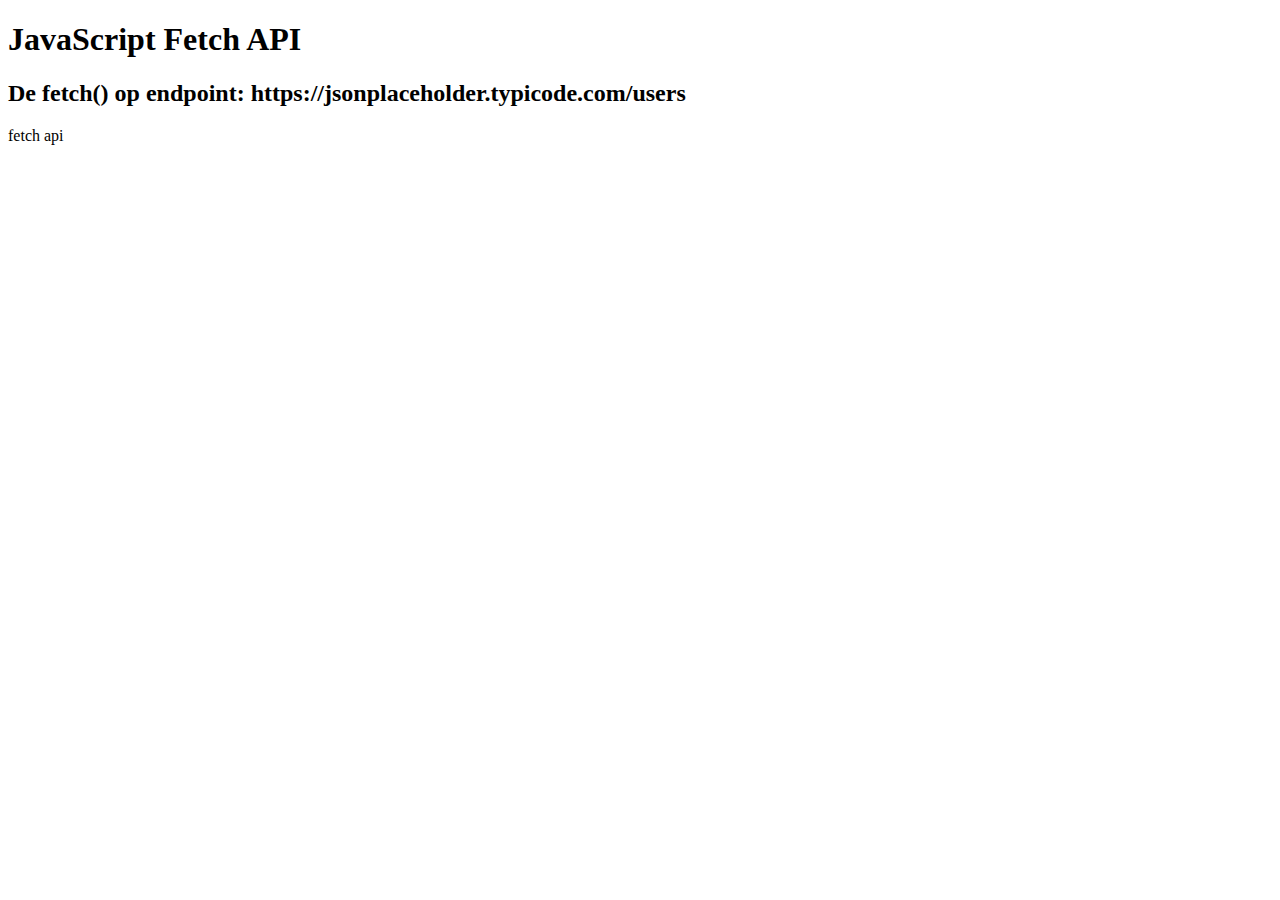
<file: Sprint4_les1_fetch/index.html>
<!DOCTYPE html>
<html>
    <body>
        <h1>JavaScript Fetch API</h1>
        <h2>De fetch() op endpoint: https://jsonplaceholder.typicode.com/users</h2>
        <p id="log">fetch api</p>

        <script>
        showNames("https://jsonplaceholder.typicode.com/users");

        async function showNames(url) {
            const response = await fetch(url);
            const data = await response.json();
            let output = "<ul>";
                data.forEach(element => {
                output += `<li>${element.name}</li>`;
            });
            output += "</ul>";
            document.getElementById("log").innerHTML = output;
        }
        </script>
    </body>
</html>
</file>
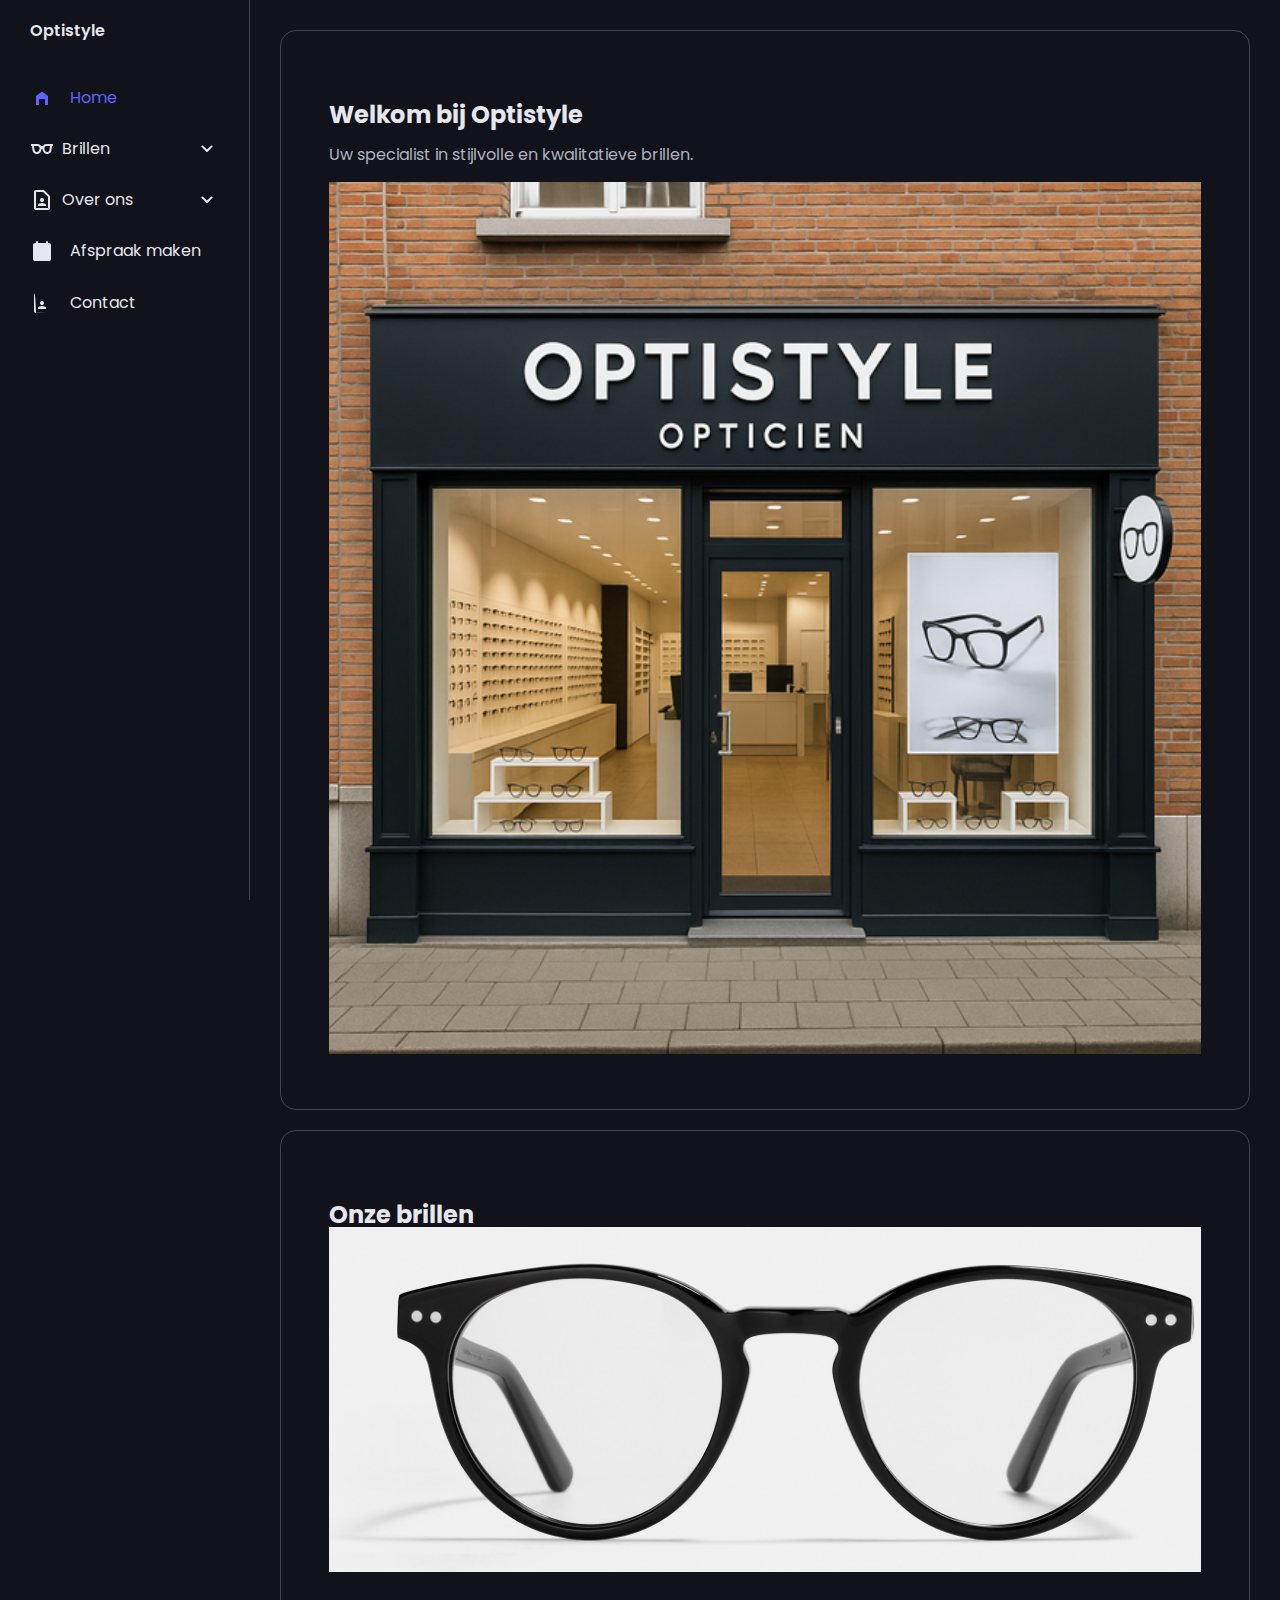
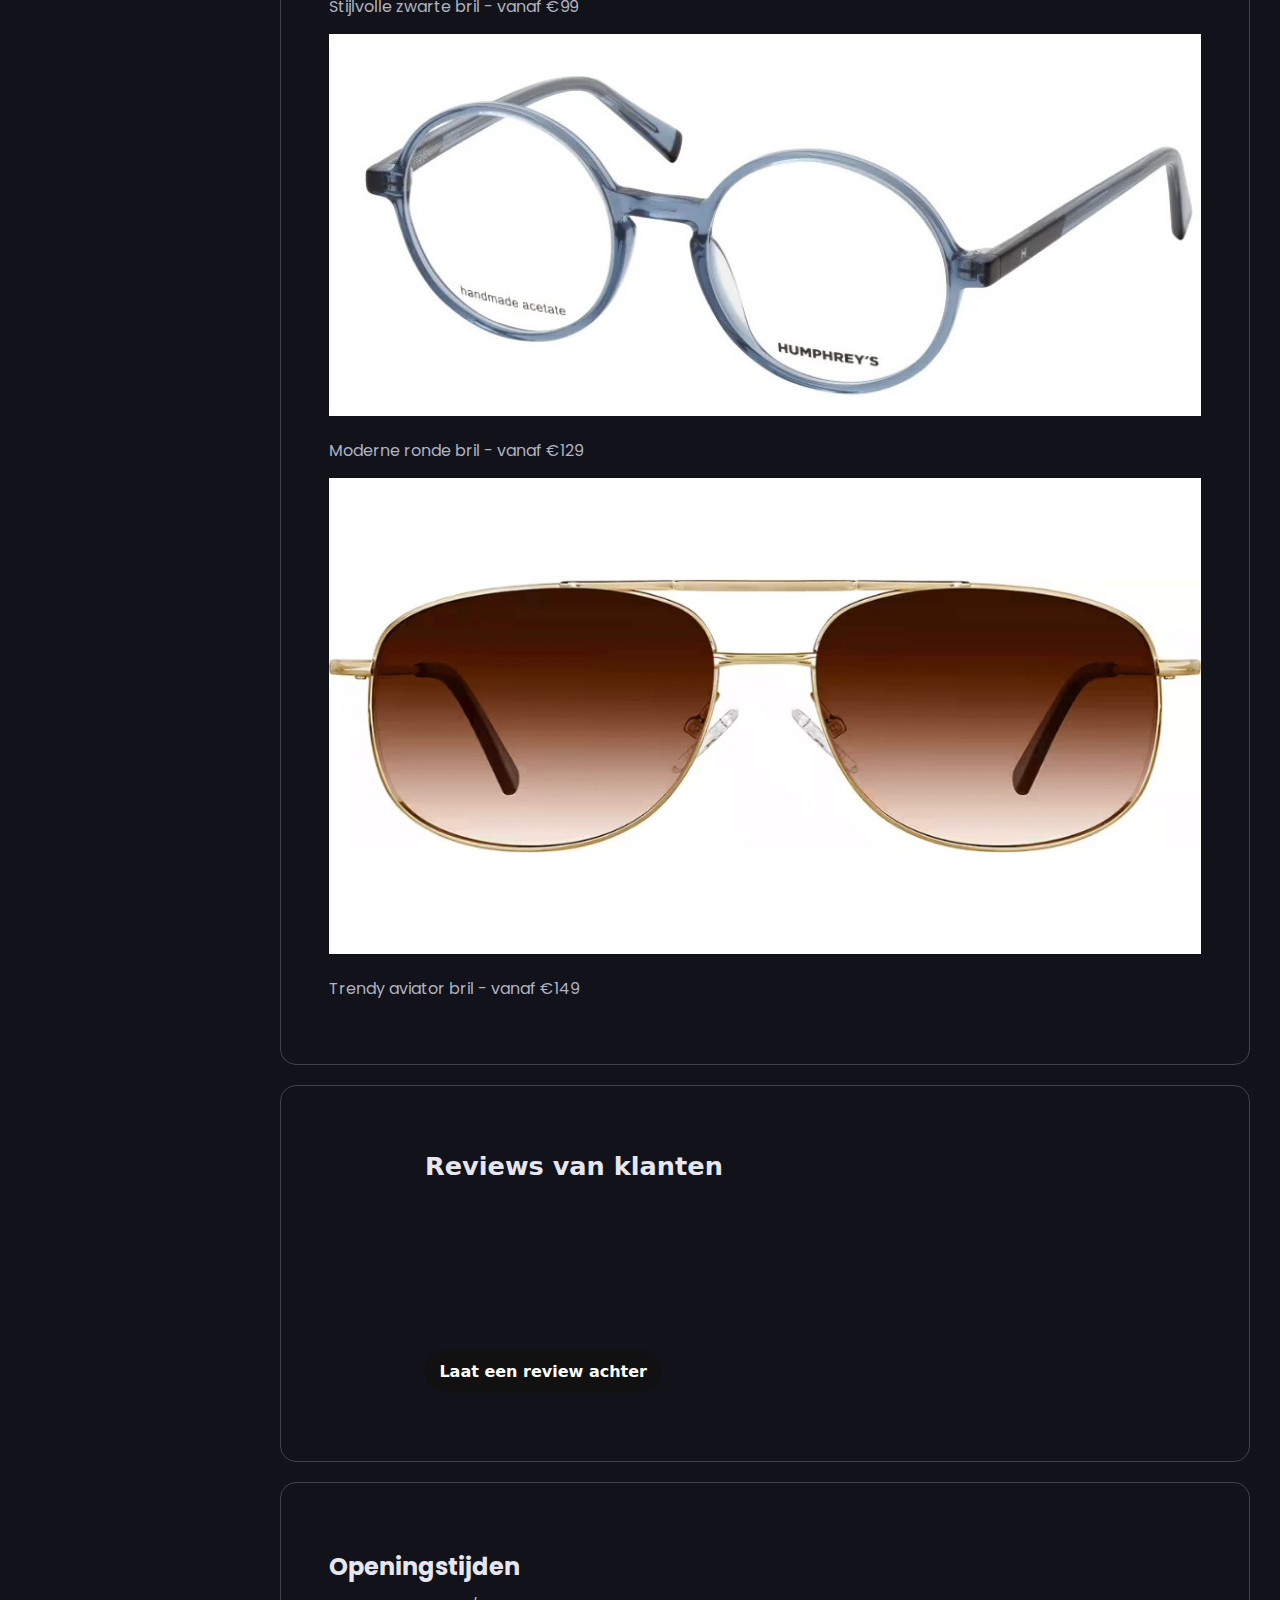
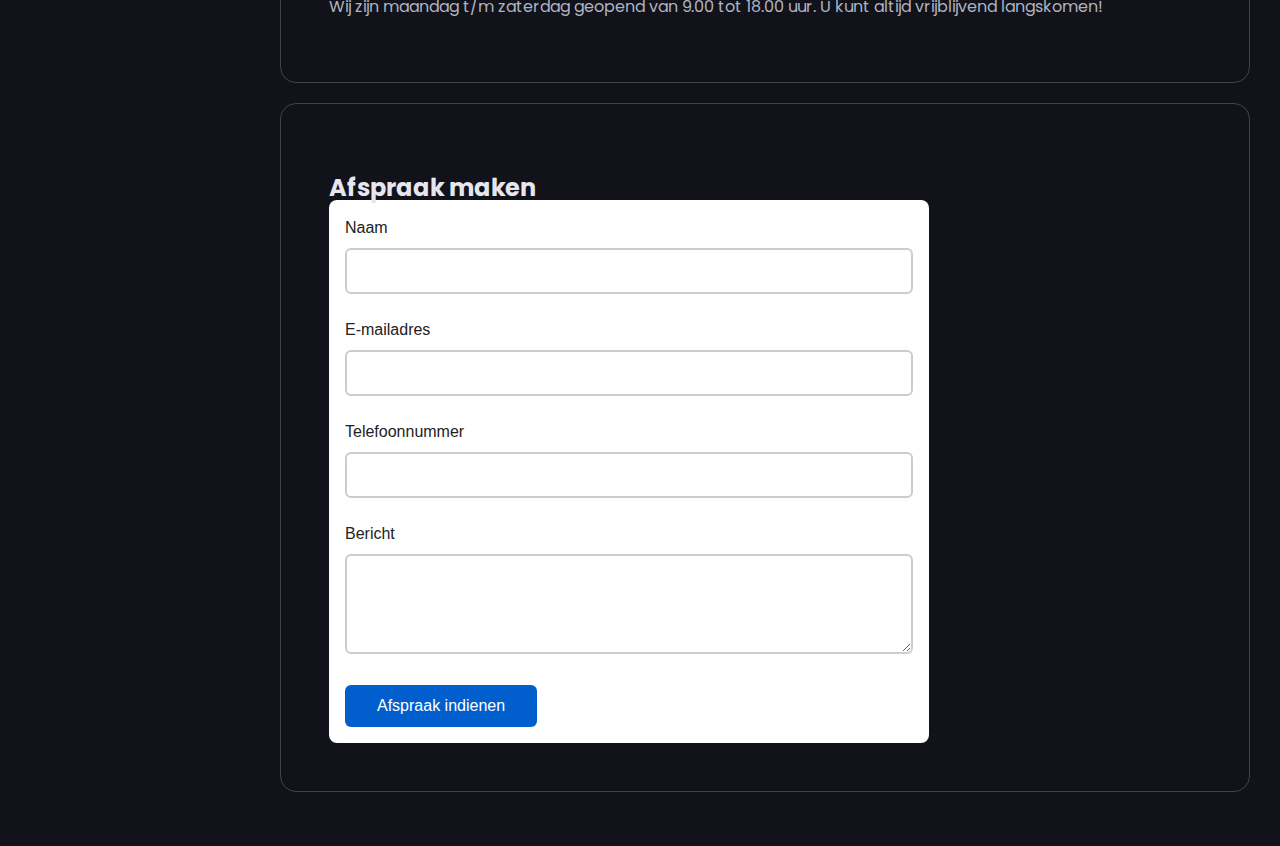
<file: Sprint7_Les3_Kleinste/OptiStyleHome.html>
<!DOCTYPE html>

<html lang="nl"><head><meta http-equiv="Content-Type" content="text/html; charset=UTF-8">
    
    <meta name="viewport" content="width=device-width, initial-scale=1.0">
    <title>Optistyle - Home</title>
    <link rel="stylesheet" href="./OptistyleHome_files/style.css">
    <link rel="stylesheet" href="./OptistyleHome_files/review.css">
    <link rel="stylesheet" href="./OptistyleHome_files/form.css">
</head>
<body>
    <a b-0sxjuuz4as="" href="OptiStyleHome.html#maincontent" class="skip-link">Ga naar de hoofdinhoud</a> 

    <nav b-0sxjuuz4as="" id="sidebar" aria-label="Hoofdmenu">
        <ul b-0sxjuuz4as="">
            <li b-0sxjuuz4as="">
                <span b-0sxjuuz4as="" class="logo">Optistyle</span>
            </li>

            <li b-0sxjuuz4as="" class="active">
                <a b-0sxjuuz4as="" href="OptiStyleHome.html" aria-label="home">
                    <svg b-0sxjuuz4as="" xmlns="http://www.w3.org/2000/svg" height="24" viewBox="0 -960 960 960" width="24" aria-hidden="true" focusable="false" fill="#e8eaed"><path b-0sxjuuz4as="" d="M240-200h120v-200q0-17 11.5-28.5T400-440h160q17 0 28.5 11.5T600-400v200h120v-360L480-740 240-560v360Z"></path></svg>
                    <span b-0sxjuuz4as="">Home</span>
                </a>
            </li>

            <li b-0sxjuuz4as="">
                <details b-0sxjuuz4as="" class="has-sub">
                    <summary b-0sxjuuz4as="" class="dropdown-btn" aria-controls="submenu-brillen" aria-expanded="false">
                        <span b-0sxjuuz4as="" class="label">
                            <svg b-0sxjuuz4as="" xmlns="http://www.w3.org/2000/svg" height="24px" viewBox="0 -960 960 960" width="24px" fill="#e3e3e3"><path b-0sxjuuz4as="" d="M274-360q31 0 55.5-18t34.5-47l15-46q16-48-8-88.5T302-600H161l19 157q5 35 31.5 59t62.5 24Zm412 0q36 0 62.5-24t31.5-59l19-157H659q-45 0-69 41t-8 89l14 45q10 29 34.5 47t55.5 18Zm-412 80q-66 0-115.5-43.5T101-433L80-600H40v-80h262q44 0 80.5 21.5T440-600h81q21-37 57.5-58.5T659-680h261v80h-40l-21 167q-8 66-57.5 109.5T686-280q-57 0-102.5-32.5T520-399l-15-45q-2-7-4-14.5t-4-21.5h-34q-2 12-4 19.5t-4 14.5l-15 46q-18 54-63.5 87T274-280Z"></path></svg>
                            <span b-0sxjuuz4as="">Brillen</span>
                        </span>
                        <svg b-0sxjuuz4as="" class="chevron" xmlns="http://www.w3.org/2000/svg" height="24" viewBox="0 -960 960 960" width="24" aria-hidden="true" focusable="false" fill="#e8eaed">
                            <path b-0sxjuuz4as="" d="M480-361q-8 0-15-2.5t-13-8.5L268-556q-11-11-11-28t11-28q11-11 28-11t28 11l156 156 156-156q11-11 28-11t28 11q11 11 11 28t-11 28L508-372q-6 6-13 8.5t-15 2.5Z"></path>
                        </svg>
                    </summary>

                    <ul b-0sxjuuz4as="" id="submenu-brillen" class="sub-menu" aria-label="Submenu Brillen">
                        <li b-0sxjuuz4as=""><a b-0sxjuuz4as="" href="OptiStyleHome.html#brillen" aria-label="Brillen &gt; Alle brillen">Alle brillen</a></li>
                        <li b-0sxjuuz4as=""><a b-0sxjuuz4as="" href="OptiStyleHome.html#reeban" aria-label="Brillen &gt; Reeban">Reeban</a></li>
                        <li b-0sxjuuz4as=""><a b-0sxjuuz4as="" href="OptiStyleHome.html#huguh" aria-label="Brillen &gt; Huguh">Huguh</a></li>
                        <li b-0sxjuuz4as=""><a b-0sxjuuz4as="" href="OptiStyleHome.html#empori" aria-label="Brillen &gt; Empori Harmani">Empori Harmani</a></li>
                    </ul>
                </details>
            </li>

            <li b-0sxjuuz4as="">
                <details b-0sxjuuz4as="" class="has-sub">
                    <summary b-0sxjuuz4as="" class="dropdown-btn" aria-controls="submenu-overons" aria-expanded="false">
                        <span b-0sxjuuz4as="" class="label">
                            <svg b-0sxjuuz4as="" xmlns="http://www.w3.org/2000/svg" height="24px" viewBox="0 -960 960 960" width="24px" fill="#e3e3e3"><path b-0sxjuuz4as="" d="M480-400q33 0 56.5-23.5T560-480q0-33-23.5-56.5T480-560q-33 0-56.5 23.5T400-480q0 33 23.5 56.5T480-400ZM320-240h320v-23q0-24-13-44t-36-30q-26-11-53.5-17t-57.5-6q-30 0-57.5 6T369-337q-23 10-36 30t-13 44v23ZM720-80H240q-33 0-56.5-23.5T160-160v-640q0-33 23.5-56.5T240-880h320l240 240v480q0 33-23.5 56.5T720-80Zm0-80v-446L526-800H240v640h480Zm-480 0v-640 640Z"></path></svg>
                            <span b-0sxjuuz4as="">Over ons</span>
                       </span>
                        <svg b-0sxjuuz4as="" class="chevron" xmlns="http://www.w3.org/2000/svg" height="24" viewBox="0 -960 960 960" width="24" aria-hidden="true" focusable="false" fill="#e8eaed">
                            <path b-0sxjuuz4as="" d="M480-361q-8 0-15-2.5t-13-8.5L268-556q-11-11-11-28t11-28q11-11 28-11t28 11l156 156 156-156q11-11 28-11t28 11q11 11 11 28t-11 28L508-372q-6 6-13 8.5t-15 2.5Z"></path>
                        </svg>
                    </summary>

                    <ul b-0sxjuuz4as="" id="submenu-overons" class="sub-menu" aria-label="Submenu Over ons">
                        <li b-0sxjuuz4as=""><a b-0sxjuuz4as="" href="OptiStyleHome.html#contact" aria-label="Over ons &gt; alle info">Alle info</a></li>
                        <li b-0sxjuuz4as=""><a b-0sxjuuz4as="" href="OptiStyleHome.html#kwaliteit" aria-label="Over ons &gt; kwaliteit">Kwaliteit</a></li>
                        <li b-0sxjuuz4as=""><a b-0sxjuuz4as="" href="OptiStyleHome.html#experts" aria-label="Over ons &gt; experts">Experts</a></li>
                        <li b-0sxjuuz4as=""><a b-0sxjuuz4as="" href="OptiStyleHome.html#garanties" aria-label="Over ons &gt; garanties">Garanties</a></li>
                        <li b-0sxjuuz4as=""><a b-0sxjuuz4as="" href="OptiStyleHome.html#locaties" aria-label="Over ons &gt; locaties">Locaties</a></li>
                    </ul>
                </details>
            </li>


            <li b-0sxjuuz4as="">
                <a b-0sxjuuz4as="" href="OptiStyleHome.html#afspraak" aria-label="Afspraak maken">
                    <svg b-0sxjuuz4as="" xmlns="http://www.w3.org/2000/svg" height="24px" viewBox="0 -960 960 960" width="24px" fill="#e8eaed"><path b-0sxjuuz4as="" d="M200-80q-33 0-56.5-23.5T120-160v-560q0-33 23.5-56.5T200-800h40v-40q0-17 11.5-28.5T280-880q17 0 28.5 11.5T320-840v40h320v-40q0-17 11.5-28.5T680-880q17 0 28.5 11.5T720-840v40h40q33 0 56.5 23.5T840-720v560q0 33-23.5 56.5T760-80H200Zm0-8₀h56₀v-4₀₀H2₀₀v4₀₀Zm₀-4₈₀h56₀v-8₀H2₀₀v8₀Zm₀ ₀v-8₀ 8₀Zm28₀ ₂₄₀q-17 ₀-28.5-11.5T44₀-44₀q₀-17 11.5-28.5T48₀-48₀q17 ₀ 28.5 11.5T5₂₀-44₀q₀ 17-1₁.5 28.5T4八十₋₂₄₀Zm₋₁₆₀ ₀q₋₁₇ ₀₋₂₈.₅₋₁₁.₅T₂₈₀₋₄₄₀q₀₋₁₇ ₁₁.₅₋₂₈.₅T3₂₀₋₄₈₀q₁₇ ₀ ₂₈.₅ ₁₁.₅T3六十₋₄四十q₀ ₁₇₋₁₁.五十₂ eighty-Zm3₂⓪ ᵗ q₋₁七十 ᵗ q₋₂八十 ᵗ q₋₂八十 ᵗ q₋₂八十 ᵗ q₋₂八十 ᵗ q₋₂八十 ᵗ q₋₂ eighty-ZM forty ᵗ q₋₁七十 ᵗ q₋₂ eighty ᵗ q₋₂ eighty ᵗ q₋₂ eighty ᵗ q₋₂ eighty ᵗ q₋₂ eighty-Z"></path></svg>
                    <span b-０sxjuuz４as="">Afspraak maken</span>
                </a>
            </li>

            <li b-0sxjuuz4as="">
                <a b-0sxjuuz4as="" href="#" aria-label="Contact">
                    <svg b-0sxjuuz4as="" xmlns="http://www.w3.org/2000/svg" height="24px" viewBox="0 -960 960 960" width="24px" fill="#e3e3e3"><path b-0sxjuuz4as="" d="M480-400q33 0 56.5-23.5T560-480q0-33-23.5-56.5T480-560q-33 0-56.5 23.5T400-480q0 33 23.5 56.5T480-400ZM320-240h320v-23q0-24-13-44t-36-30q-26-11-53.5-17t-57.5-6q-30 0-57.5 6T369-337q-23 10-36 30t-13 44v23ZM720-80H240q-33 0-56.5-23.5T160-160v-640q0-33 23.5-56.5T240-88₀h₃₂₀l₂₄₀ ₂₄₀v₄₈₀q₀ ₃₃-₂₃.₅ ₅₆.₅T7₂₀₋₈₀Zm₀₋₈₀v₋₄₄₆L5₂₆₋₈₀₀H₂₄₀v₆₄₀h₄₈₀Zm₋₄₈₀ ₀v₋₆₄₀ ₆₄₀Z"></path></svg>
                    <span b-０sxjuuz４as="">Contact</span>
                </a>
            </li>
        </ul>
    </nav>

    <main b-0sxjuuz4as="" id="maincontent">
        
<div class="container">
    <section>
        <h2>Welkom bij Optistyle</h2>
        <p>Uw specialist in stijlvolle en kwalitatieve brillen.</p>
        <img src="./OptistyleHome_files/winkel.png" alt="Afbeelding van de winkel" class="responsiveImage">
    </section>
</div>
<div class="container">
    <section id="aanbod">
        <h2>Onze brillen</h2>
        <div class="product">
            <img src="./OptistyleHome_files/bril1.jpg" alt="Stijlvolle zwarte bril" class="responsiveImage">
            <p>Stijlvolle zwarte bril - vanaf €99</p>
        </div>
        <div class="product">
            <img src="./OptistyleHome_files/bril2.jpg" alt="Moderne ronde bril" class="responsiveImage">
            <p>Moderne ronde bril - vanaf €129</p>
        </div>
        <div class="product">
            <img src="./OptistyleHome_files/bril3.jpg" alt="Trendy aviator bril" class="responsiveImage">
            <p>Trendy aviator bril - vanaf €149</p>
        </div>
    </section>
</div>
<div class="container">
    <section class="reviews-section">
        <h2>Reviews van klanten</h2>
        <ul class="reviews">
            <li class="review">
                <p class="text">“Altijd vriendelijk en deskundig. Mijn nieuwe bril zat meteen goed.”</p>
                <div class="meta">
                    <span class="name">— Marjan Huismeester</span>
                    <span class="stars r5" aria-label="5 van 5 sterren" role="img"></span>
                </div>
            </li>

            <li class="review">
                <p class="text">“Snelle service en fijne prijs-kwaliteit. Ik kom hier graag terug.”</p>
                <div class="meta">
                    <span class="name">— Alex de Jong</span>
                    <span class="stars r4" aria-label="4 van 5 sterren" role="img"></span>
                </div>
            </li>

            <li class="review">
                <p class="text">“Top geholpen bij het kiezen van lenzen. Duidelijke uitleg van geduldige medewerkers.”</p>
                <div class="meta">
                    <span class="name">— Stefan van Dijk</span>
                    <span class="stars r5" aria-label="5 van 5 sterren" role="img"></span>
                </div>
            </li>
        </ul>

        <a class="review-link" href="https://localhost:7138/review">Laat een review achter</a>
    </section>
</div>
<div class="container">
    <h2>Openingstijden</h2>
    <p>Wij zijn maandag t/m zaterdag geopend van 9.00 tot 18.00 uur. U kunt altijd vrijblijvend langskomen!</p>
</div>
<div class="container">
    <section id="afspraak">
        <h2>Afspraak maken</h2>
        <form id="appointmentForm" class="callback-form">
            <div class="form-group">
                <label for="name" class="form-label">Naam</label>
                <input type="text" id="name" name="name" class="form-input" required>
            </div>
            <div class="form-group">
                <label for="email" class="form-label">E-mailadres</label>
                <input type="email" id="email" name="email" class="form-input" required>
            </div>
            <div class="form-group">
                <label for="phone" class="form-label">Telefoonnummer</label>
                <input type="tel" id="phone" name="phone" class="form-input" required>
            </div>
            <div class="form-group">
                <label for="message" class="form-label">Bericht</label>
                <textarea id="message" name="message" class="form-input" rows="4"></textarea>
            </div>
            <button type="submit" class="submit-button">Afspraak indienen</button>
        </form>
    </section>
</div>
    </main>

    <script src="./OptistyleHome_files/pricing.js"></script>
    <script src="./OptistyleHome_files/form-handler.js"></script>


</body></html>
</file>
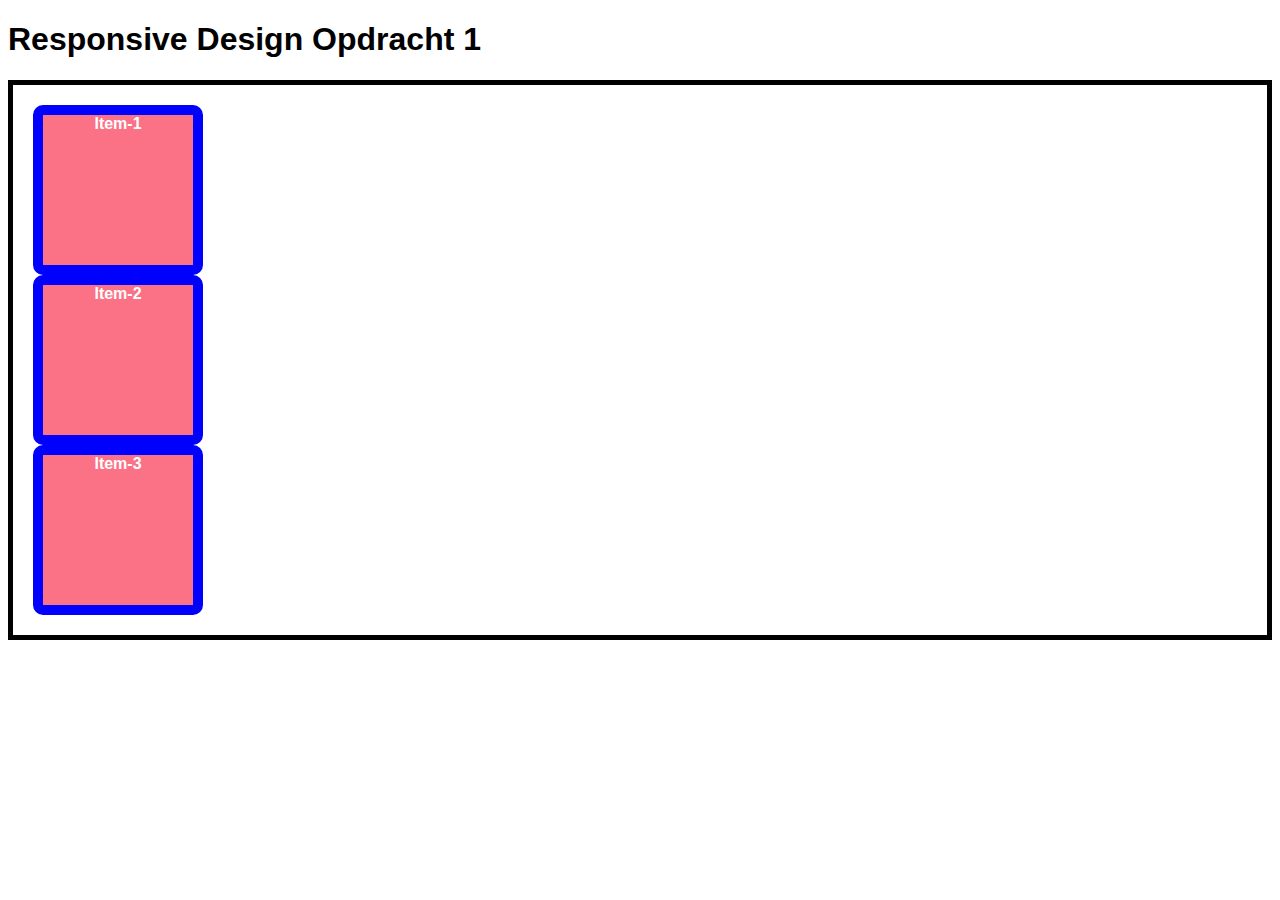
<file: Sprint1_Les4_Reponsive/Examples/mediaquery_sample.html>
<!DOCTYPE html>
<html lang="en">
<head>
  <meta charset="UTF-8" />
  <meta name="viewport" content="width=device-width, initial-scale=1.0" />

    <style>
        * {
            font-family: Arial, Helvetica, sans-serif
        }

        .container {
            
            border: 5px solid black;
            padding: 20px;

        }

        .item {
            width: 150px;
            height: 150px;
            background: #fb7185;
            font-weight: 700;
            color: white;
            text-align: center;
            
            border: 10px solid blue;
            border-radius: 10px;
        }

        @media (max-width:786px) {
            .item {
                background: #34d399;
                border: 10px solid green;
            }
        }

    </style>
</head>
<body>
    <h1>Responsive Design Opdracht 1</h1>
    <div class="container">
        <div class="item item-1">Item-1</div>
        <div class="item item-2">Item-2</div>
        <div class="item item-3">Item-3</div>
</div>


</body>
</html>
</file>
<file: Sprint7_Les3_Kleinste/OptistyleHome_files/style.css>
﻿@import url('https://fonts.googleapis.com/css2?family=Poppins:ital,wght@0,100;0,200;0,300;0,400;0,500;0,600;0,700;0,800;0,900;1,100;1,200;1,300;1,400;1,500;1,600;1,700;1,800;1,900&display=swap');
:root{
  --base-clr: #11121a;
  --line-clr: #42434a;
  --hover-clr: #222533;
  --text-clr: #e6e6ef;
  --accent-clr: #5e63ff;
  --secondary-text-clr: #b0b3c1;
}
*{
  margin: 0;
  padding: 0;
}
html{
  font-family: Poppins, 'Segoe UI', Tahoma, Geneva, Verdana, sans-serif;
  line-height: 1.5rem;
}
body{
  min-height: 100vh;
  min-height: 100dvh;
  background-color: var(--base-clr);
  color: var(--text-clr);
  display: grid;
  grid-template-columns: auto 1fr;
}

.skip-link {
    position: absolute;
    top: -40px;
    left: 0;
    background: #000;
    color: #fff;
    padding: 8px;
    z-index: 100;
}

.skip-link:focus {
    top: 0; 
}


.responsiveImage {
  width: 100%;
  height: auto;
}

.img_text {
  display: flex;
  p {
    margin-top: 8em;
  }
  img {
    align-self: center;
  }
}

#sidebar{
  box-sizing: border-box;
  height: 100vh;
  width: 250px;
  padding: 5px 1em;
  background-color: var(--base-clr);
  border-right: 1px solid var(--line-clr);

  position: sticky;
  top: 0;
  align-self: start;
  transition: 300ms ease-in-out;
  overflow: hidden;
  text-wrap: nowrap;
}
#sidebar.close{
  padding: 5px;
  width: 60px;
}
#sidebar ul{
  list-style: none;
}
#sidebar > ul > li:first-child{
  display: flex;
  margin-bottom: 16px;
  .logo{
    font-weight: 600;
  }
}
#sidebar ul li.active a{
  color: var(--accent-clr);

  svg{
    fill: var(--accent-clr);
  }
}

#sidebar a, #sidebar .dropdown-btn, #sidebar .logo{
  border-radius: .5em;
  padding: .85em;
  text-decoration: none;
  color: var(--text-clr);
  display: flex;
  align-items: center;
  gap: 1em;
}
.dropdown-btn{
  width: 100%;
  text-align: left;
  background: none;
  border: none;
  font: inherit;
  cursor: pointer;
}
#sidebar svg{
  flex-shrink: 0;
  fill: var(--text-clr);
}

#sidebar a:hover, #sidebar .dropdown-btn:hover{
  background-color: var(--hover-clr);
}
#sidebar .sub-menu{
  display: grid;
  grid-template-rows: 0fr;
  transition: 300ms ease-in-out;

  > div{
    overflow: hidden;
  }
}
#sidebar .sub-menu.show{
  grid-template-rows: 1fr;
}
.dropdown-btn svg{
  transition: 200ms ease;
}
.rotate svg:last-child{
  rotate: 180deg;
}
#sidebar .sub-menu a{
  padding-left: 2em;
}
#toggle-btn{
  margin-left: auto;
  padding: 1em;
  border: none;
  border-radius: .5em;
  background: none;
  cursor: pointer;

  svg{
    transition: rotate 150ms ease;
  }
}
#toggle-btn:hover{
  background-color: var(--hover-clr);
}

main{
  padding: min(30px, 7%);
}
main p{
  color: var(--secondary-text-clr);
  margin-top: 5px;
  margin-bottom: 15px;
}
.container{
  border: 1px solid var(--line-clr);
  border-radius: 1em;
  margin-bottom: 20px;
  padding: min(3em, 15%);

  h2, p { margin-top: 1em }
}

@media(max-width: 800px){
  body{
    grid-template-columns: 1fr;
  }
  main{
    padding: 2em 1em 60px 1em;
  }
  .container{
    border: none;
    padding: 0;
  }
  #sidebar{
    height: 60px;
    width: 100%;
    border-right: none;
    border-top: 1px solid var(--line-clr);
    padding: 0;
    position: fixed;
    top: unset;
    bottom: 0;
    overflow-x: scroll;

    > ul{
      padding: 0;
      display: grid;
      grid-auto-columns: 60px;
      grid-auto-flow: column;
      align-items: center;
      overflow-x: scroll;
    }
    ul li{
      height: 100%;
    }
    ul a, ul .dropdown-btn{
      width: 60px;
      height: 60px;
      padding: 0;
      border-radius: 0;
      justify-content: center;
    }

    ul li span, ul li:first-child, .dropdown-btn svg:last-child{
      display: none;
    }

    ul li .sub-menu.show{
      position: fixed;
      bottom: 60px;
      left: 0;
      box-sizing: border-box;
      height: 60px;
      width: 100%;
      background-color: var(--hover-clr);
      border-top: 1px solid var(--line-clr);
      display: flex;
      justify-content: center;

      > div{
        overflow-x: auto;
      }
      li{
        display: inline-flex;
      }
      a{
        box-sizing: border-box;
        padding: 1em;
        width: auto;
        justify-content: center;
      }
    }
  }
}

#sidebar ul {
    list-style: none;
    margin: 0;
    padding: 0;
}

#sidebar li {
    list-style: none;
}

#sidebar .dropdown-btn {
    display: flex;
    align-items: center;
    justify-content: space-between;
    gap: .75rem;
    width: 100%;
    cursor: pointer;
}

    #sidebar .dropdown-btn .label {
        display: inline-flex;
        align-items: center;
        gap: .5rem;
    }

#sidebar details > summary::-webkit-details-marker {
    display: none;
}

#sidebar details > summary::marker {
    content: "";
}

#sidebar details > .sub-menu {
    display: none;
}

#sidebar details[open] > .sub-menu {
    display: block;
}

#sidebar details > summary .chevron {
    transition: transform .2s ease;
}

#sidebar details[open] > summary .chevron {
    transform: rotate(180deg);
}

#sidebar summary:focus,
#sidebar a:focus {
    outline: 2px solid currentColor;
    outline-offset: 2px;
}

:root {
    --nav-height: 64px;
}

@media (max-width: 768px) {

    #toggle-btn {
        display: none;
    }

    #sidebar .has-sub {
        position: static;
    }

        #sidebar .has-sub > .sub-menu {
            position: fixed;
            left: 50%;
            transform: translateX(-50%);
            bottom: calc(var(--nav-height) + env(safe-area-inset-bottom, 0px));
            z-index: 10010;
            background: rgba(20, 20, 24, 0.98);
            backdrop-filter: saturate(120%) blur(6px);
            box-shadow: 0 12px 30px rgba(0,0,0,.35);
            padding: .4rem;
            width: min(94vw, 640px);
            display: none;
            gap: .25rem;
            overflow-x: scroll;
        }

        #sidebar .has-sub[open] > .sub-menu {
            display: flex;
            justify-content: space-around;
            align-items: stretch;
        }

    #sidebar .sub-menu li {
        list-style: none;
        margin: 0;
    }

    #sidebar .sub-menu a {
        display: block;
        padding: .7rem .9rem;
        border-radius: .6rem;
        text-decoration: none;
        line-height: 1;
        white-space: nowrap;
    }

        #sidebar .sub-menu a:hover,
        #sidebar .sub-menu a:focus {
            background: rgba(255,255,255,.06);
            outline: 2px solid currentColor;
            outline-offset: 2px;
        }

    #sidebar .dropdown-btn {
        padding: .4rem .6rem;
        -webkit-tap-highlight-color: transparent;
        touch-action: manipulation;
    }

    #sidebar details > summary .chevron {
        transition: transform .2s ease;
    }

    #sidebar details[open] > summary .chevron {
        transform: rotate(180deg);
    }
}
</file>
<file: Sprint7_Les3_Kleinste/OptistyleHome_files/review.css>
﻿.reviews-section {
    max-width: 720px;
    margin: 0 auto;
    padding: 1.25rem;
    font-family: system-ui, -apple-system, Segoe UI, Roboto, Arial, sans-serif;
}

    .reviews-section h2 {
        margin: 0 0 0.75rem 0;
        font-size: 1.6rem;
    }

.review-link {
    display: inline-block;
    margin-top: 0.5rem;
    text-decoration: none;
    padding: 0.6rem 0.9rem;
    border-radius: 999px;
    background: #111;
    color: #fff;
    font-weight: 600;
}

    .review-link:focus-visible {
        outline: 2px solid #555;
        outline-offset: 3px;
    }

/* Slider area */
.reviews {
    list-style: none;
    margin: 0 0 0.75rem 0;
    padding: 0;
    position: relative;
    min-height: 140px; /* hoogte van 1 kaart */
    overflow: hidden;
}

.review {
    position: absolute;
    inset: 0;
    margin: 0;
    padding: 1rem 1.1rem;
    background: #fafafa;
    border: 1px solid #ececec;
    border-radius: 14px;
    box-shadow: 0 6px 18px rgba(0,0,0,.05);
    opacity: 0;
    transform: translateX(40px); /* richting: van rechts naar links */
    display: grid;
    align-content: start;
    will-change: transform, opacity;
}

    .review .text {
        margin: 0 0 0.6rem 0;
        font-size: 1.05rem;
    }

    .review .meta {
        display: flex;
        align-items: center;
        gap: .6rem;
        color: #444;
    }

/* CSS-only slideshow (3 items, 7s per item → 21s totaal) */
.review {
    animation: slideRL 21s infinite;
}

.reviews li:nth-child(1) {
    animation-delay: 0s;
}

.reviews li:nth-child(2) {
    animation-delay: 7s;
}

.reviews li:nth-child(3) {
    animation-delay: 14s;
}

@keyframes slideRL {
    0% {
        opacity: 0;
        transform: translateX(100%);
    }

    6% {
        opacity: 1;
        transform: translateX(0);
    }

    30% {
        opacity: 1;
        transform: translateX(0);
    }

    36% {
        opacity: 0;
        transform: translateX(-100%);
    }

    100% {
        opacity: 0;
        transform: translateX(-100%);
    }
}

.stars {
    --size: 1.05rem;
    display: inline-block;
    position: relative;
    font-size: var(--size);
    line-height: 1;
    letter-spacing: .1em;
}

.stars::before {
    content: "★★★★★";
    color: #ddd;
}

.stars::after {
    content: "★★★★★";
    color: #f5b301;
    position: absolute;
    inset: 0 auto 0 0;
    width: 0;
    overflow: hidden;
}

.stars.r1::after {
    width: 20%;
}

.stars.r2::after {
    width: 40%;
}

.stars.r3::after {
    width: 60%;
}

.stars.r4::after {
    width: 80%;
}

.stars.r5::after {
    width: 100%;
}

@media (prefers-reduced-motion: reduce) {
    .review {
        animation: none;
        opacity: 1;
        transform: none;
        position: relative;
        margin-bottom: .6rem;
    }

    .reviews {
        min-height: auto;
    }
}

.review-form {
    max-width: 600px;
    padding: 1rem;
    background-color: #fff;
    border-radius: 8px;
    font-family: sans-serif;
}
</file>
<file: Sprint7_Les3_Kleinste/OptistyleHome_files/form.css>
*,
*::before,
*::after {
    box-sizing: border-box;
}

.callback-form {
    max-width: 600px;
    padding: 1rem;
    background-color: #fff;
    border-radius: 8px;
    font-family: sans-serif;
}

.form-group {
    margin-bottom: 1.5rem;
}

.form-label {
    display: block;
    font-size: 1rem;
    margin-bottom: 0.5rem;
    color: #222; 
}

.form-input {
    width: 100%;
    padding: 0.75rem;
    font-size: 1rem;
    border: 2px solid #ccc;
    border-radius: 6px;
    background-color: #fff;
    color: #000;
}

.form-input:focus {
    outline: 3px solid #005fcc;
    border-color: #005fcc;
}

.submit-button {
    width: 100%;
    padding: 0.75rem;
    font-size: 1rem;
    background-color: #005fcc;
    color: #fff;
    border: none;
    border-radius: 6px;
    cursor: pointer;
}

.submit-button:hover,
.submit-button:focus {
    background-color: #0047a0;
    outline: 3px solid #0047a0;
}

@media (min-width: 600px) {
    .submit-button {
        width: auto;
        padding: 0.75rem 2rem;
    }
}

.sr-only {
    position: absolute !important;
    width: 1px !important;
    height: 1px !important;
    padding: 0 !important;
    margin: -1px !important;
    overflow: hidden !important;
    clip: rect(0, 0, 0, 0) !important;
    clip-path: inset(50%) !important;
    white-space: nowrap !important;
    border: 0 !important;
}

.validation-error {
    color: red;
    font-weight: 500;
}
</file>
